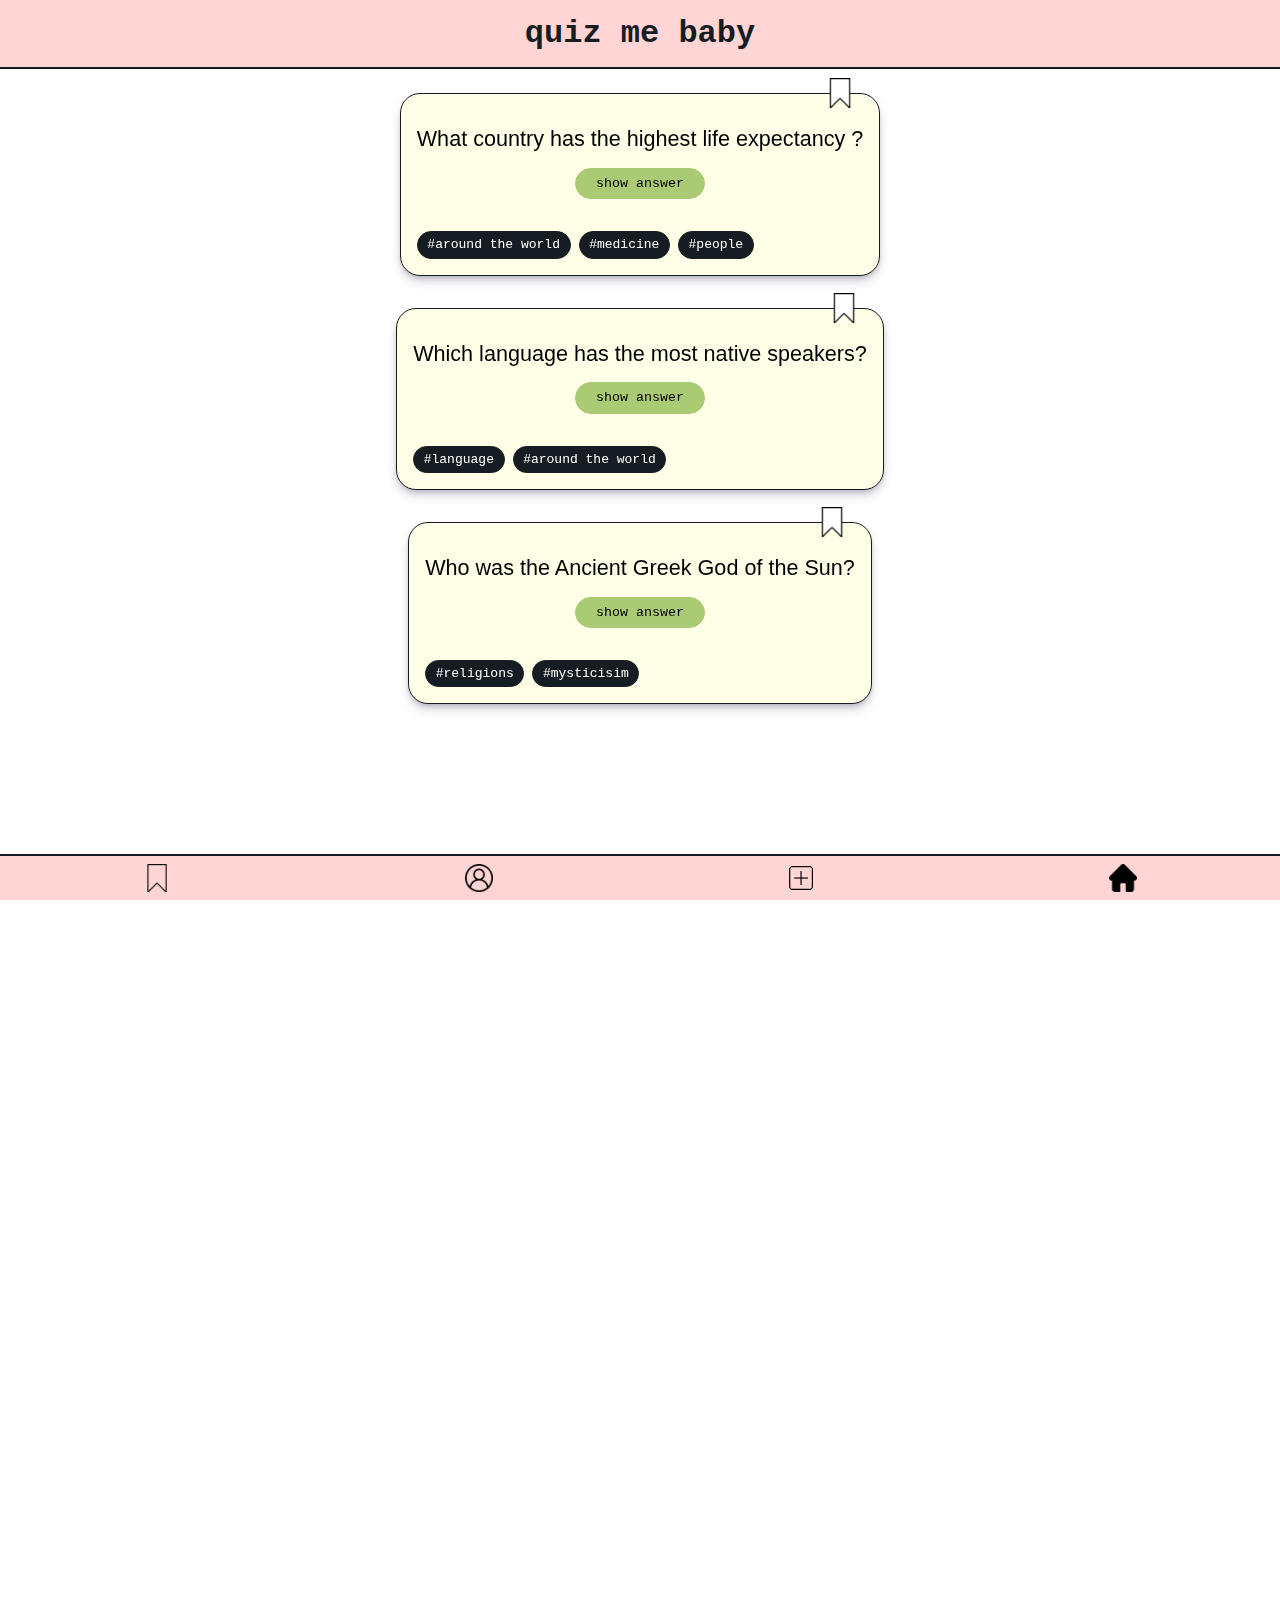
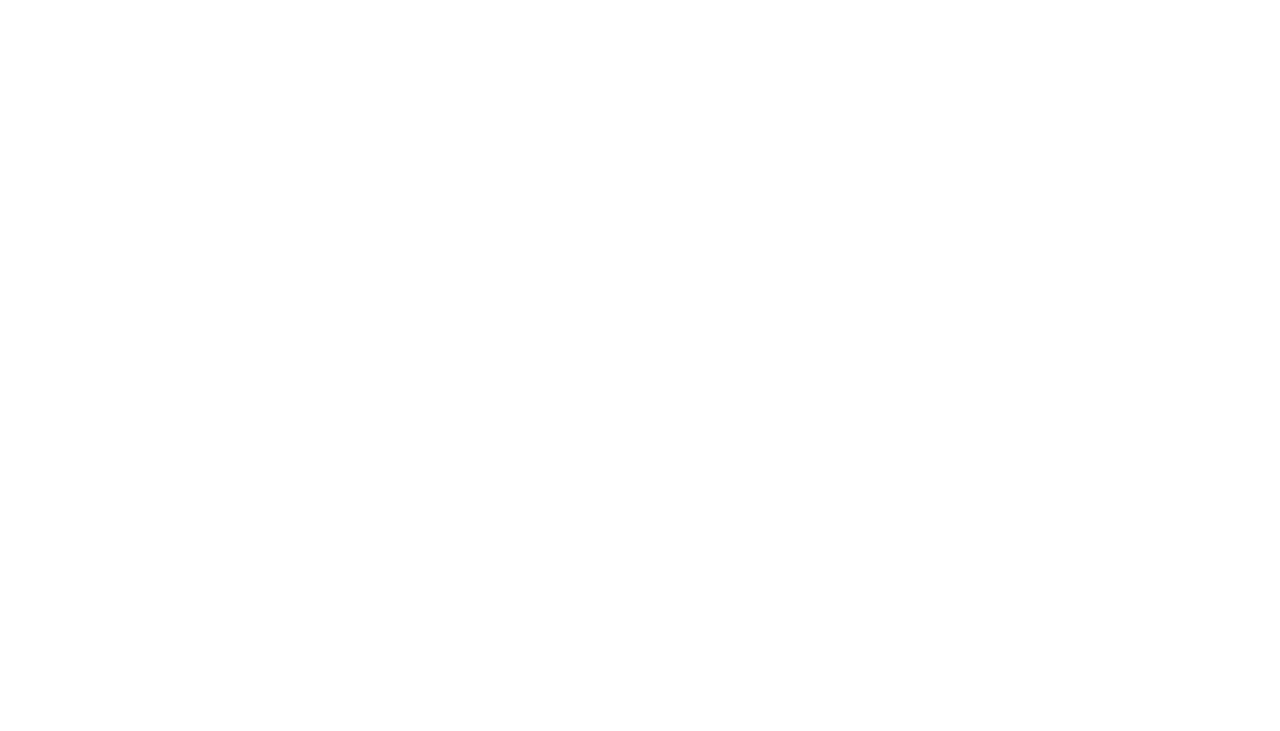
<file: index.html>
<!DOCTYPE html>
<html lang="en">
  <head>
    <meta charset="UTF-8" />
    <meta http-equiv="X-UA-Compatible" content="IE=edge" />
    <meta name="viewport" content="width=device-width, initial-scale=1.0" />
    <title>Quiz App</title>
    <link rel="stylesheet" href="assets/style.css" />
    <link
      rel="icon"
      type="image/x-icon"
      href="./assets/project_image/book.ico"
    />
  </head>
  <body class="home">
    <header id="header">
      <h1><a href="index.html">Quiz me baby</a></h1>
    </header>
    <main>
      <section class="card effect_on">
        <div class="bookmark">
          <input type="checkbox" aria-label="check-for-bookmark" />
          <div class="backgroundImg">
            <span class="show-for-sr">bookmark-background</span>
          </div>
        </div>
        <div class="question">
          What country has the highest life expectancy ?
        </div>
        <button class="expandTrigger">show answer</button>
        <div class="answer expandContent" data-expanded="false">Hong Kong</div>
        <div class="tags">
          <li>#around the world</li>
          <li>#medicine</li>
          <li>#people</li>
        </div>
      </section>
      <section class="card effect_on">
        <div class="bookmark">
          <input type="checkbox" aria-label="check-for-bookmark" />
          <div class="backgroundImg">
            <span class="show-for-sr">bookmark-background</span>
          </div>
        </div>
        <div class="question">Which language has the most native speakers?</div>
        <button class="expandTrigger">show answer</button>
        <div class="answer expandContent" data-expanded="false">Spanish</div>
        <div class="tags">
          <li>#language</li>
          <li>#around the world</li>
        </div>
      </section>
      <section class="card effect_on">
        <div class="bookmark">
          <input type="checkbox" aria-label="check-for-bookmark" />
          <div class="backgroundImg">
            <span class="show-for-sr">bookmark-background</span>
          </div>
        </div>
        <div class="question">Who was the Ancient Greek God of the Sun?</div>
        <button class="expandTrigger">show answer</button>
        <div class="answer expandContent" data-expanded="false">Apollo</div>
        <div class="tags">
          <li>#religions</li>
          <li>#mysticisim</li>
        </div>
      </section>
      <section class="card effect_on">
        <div class="bookmark">
          <input type="checkbox" aria-label="check-for-bookmark" />
          <div class="backgroundImg">
            <span class="show-for-sr">bookmark-background</span>
          </div>
        </div>
        <div class="question">
          What disease commonly spread on pirate ships?
        </div>
        <button class="expandTrigger">show answer</button>
        <div class="answer expandContent" data-expanded="false">Scurvy</div>
        <div class="tags">
          <li>#medicine</li>
        </div>
      </section>
      <section class="card effect_on">
        <div class="bookmark">
          <input type="checkbox" aria-label="check-for-bookmark" />
          <div class="backgroundImg">
            <span class="show-for-sr">bookmark-background</span>
          </div>
        </div>
        <div class="question">
          What year was the United Nations established?
        </div>
        <button class="expandTrigger">show answer</button>
        <div class="answer expandContent" data-expanded="false">1945</div>
        <div class="tags">
          <li>#politics</li>
        </div>
      </section>
      <section class="card effect_on">
        <div class="bookmark">
          <input type="checkbox" aria-label="check-for-bookmark" />
          <div class="backgroundImg">
            <span class="show-for-sr">bookmark-background</span>
          </div>
        </div>
        <div class="question">What artist has the most streams on Spotify?</div>
        <button class="expandTrigger">show answer</button>
        <div class="answer expandContent" data-expanded="false">Drake</div>
        <div class="tags">
          <li>#music</li>
        </div>
      </section>
      <section class="card effect_on">
        <div class="bookmark">
          <input type="checkbox" aria-label="check-for-bookmark" />
          <div class="backgroundImg">
            <span class="show-for-sr">bookmark-background</span>
          </div>
        </div>
        <div class="question">How many elements are in the periodic table?</div>
        <button class="expandTrigger">show answer</button>
        <div class="answer expandContent" data-expanded="false">118</div>
        <div class="tags">
          <li>#science</li>
        </div>
      </section>
      <section class="card effect_on">
        <div class="bookmark">
          <input type="checkbox" aria-label="check-for-bookmark" />
          <div class="backgroundImg">
            <span class="show-for-sr">bookmark-background</span>
          </div>
        </div>
        <div class="question">
          Queen guitarist Brian May is also an expert in what scientific field?
        </div>
        <button class="expandTrigger">show answer</button>
        <div class="answer expandContent" data-expanded="false">
          Astrophysics
        </div>
        <div class="tags">
          <li>#science</li>
          <li>#music</li>
        </div>
      </section>
      <section class="card effect_on">
        <div class="bookmark">
          <input type="checkbox" aria-label="check-for-bookmark" />
          <div class="backgroundImg">
            <span class="show-for-sr">bookmark-background</span>
          </div>
        </div>
        <div class="question">
          What country drinks the most coffee per capita?
        </div>
        <button class="expandTrigger">show answer</button>
        <div class="answer expandContent" data-expanded="false">Finland</div>
        <div class="tags">
          <li>#around the world</li>
        </div>
      </section>
      <section class="card effect_on">
        <div class="bookmark">
          <input type="checkbox" aria-label="check-for-bookmark" />
          <div class="backgroundImg">
            <span class="show-for-sr">bookmark-background</span>
          </div>
        </div>
        <div class="question">What country won the most World Cups?</div>
        <button class="expandTrigger">show answer</button>
        <div class="answer expandContent" data-expanded="false">Brazil</div>
        <div class="tags">
          <li>#around the world</li>
          <li>#sports</li>
        </div>
      </section>
      <button id="push-to-top" class="push-to-top">
        <svg class="icon icon-arrow-down-right">
          <use xlink:href="#icon-arrow-down-right"></use>
        </svg>
      </button>
    </main>
    <footer>
      <nav>
        <li>
          <a href="bookmark.html" link-name="bookmark-page"
            ><span class="show-for-sr">Link to bookmark.html</span></a
          >
        </li>
        <li>
          <a href="profile.html" link-name="profile-page"
            ><span class="show-for-sr">Link to profile.html</span>
          </a>
        </li>
        <li>
          <a href="add.html" link-name="add-question-page"
            ><span class="show-for-sr">Link to add.html</span></a
          >
        </li>
        <li>
          <a href="index.html" link-name="homepage"
            ><span class="show-for-sr">Link to index.html</span>
          </a>
        </li>
      </nav>
    </footer>
    <svg style="display: none">
      <defs>
        <symbol id="icon-arrow-down-right" viewBox="0 0 24 24">
          <path
            d="M16 7v7.586l-8.293-8.293c-0.391-0.391-1.024-0.391-1.414 0s-0.391 1.024 0 1.414l8.293 8.293h-7.586c-0.552 0-1 0.448-1 1s0.448 1 1 1h10c0.136 0 0.265-0.027 0.383-0.076s0.228-0.121 0.324-0.217c0.092-0.092 0.166-0.202 0.217-0.324 0.049-0.118 0.076-0.247 0.076-0.383v-10c0-0.552-0.448-1-1-1s-1 0.448-1 1z"
          ></path>
        </symbol>
      </defs>
    </svg>
    <script
      type="module"
      rel="javascript"
      defer
      src="assets/javascript.js"
    ></script>
  </body>
</html>
</file>
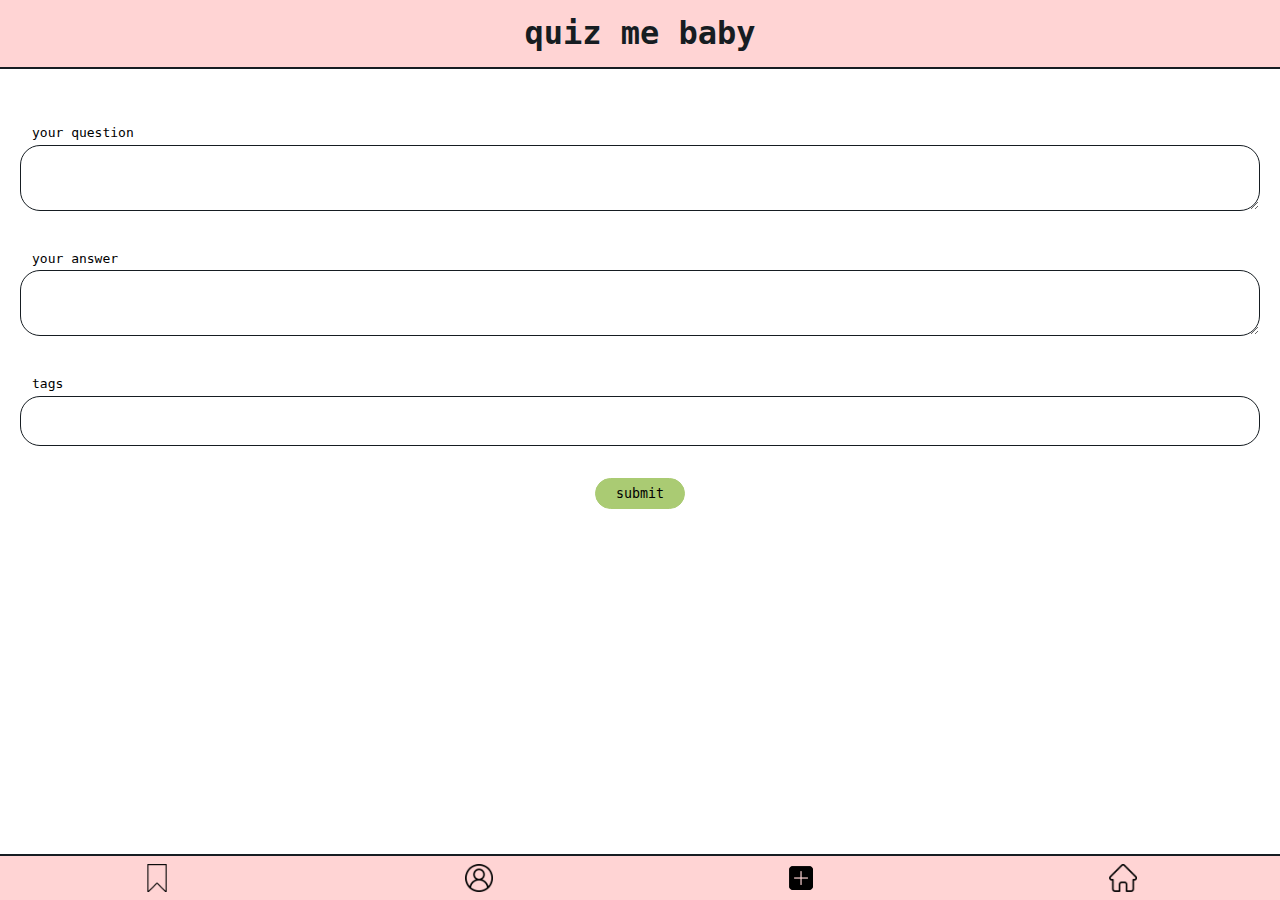
<file: add.html>
<!DOCTYPE html>
<html lang="en">
  <head>
    <meta charset="UTF-8" />
    <meta http-equiv="X-UA-Compatible" content="IE=edge" />
    <meta name="viewport" content="width=device-width, initial-scale=1.0" />
    <title>Quiz App</title>
    <link rel="stylesheet" href="assets/style.css" />
    <link
      rel="icon"
      type="image/x-icon"
      href="./assets/project_image/book.ico"
    />
  </head>
  <body class="add">
    <header id="header">
      <h1><a href="index.html">Quiz me baby</a></h1>
    </header>
    <main>
      <section class="wrapper">
        <form action="" class="add-question">
          <fieldset class="counting">
            <textarea
              type="text"
              name="question_name"
              id="question_name"
              maxlength="150"
              cols="20"
            ></textarea>
            <label for="question_name">your question</label>
            <span class="remaining-letters question">150 characters left</span>
          </fieldset>
          <fieldset class="counting">
            <textarea
              type="text"
              name="question_answer"
              id="question_answer"
              maxlength="150"
              cols="20"
            ></textarea>
            <label for="question_answer">your answer</label>
            <span class="remaining-letters answer">150 characters left</span>
          </fieldset>
          <fieldset>
            <input type="text" name="question_tags" id="question_tags" />
            <label for="question_tags">tags</label>
          </fieldset>

          <button type="submit">submit</button>
        </form>
        <section class="card hidden">
          <div class="bookmark">
            <input type="checkbox" aria-label="check-for-bookmark" />
            <div class="backgroundImg">
              <span class="show-for-sr">bookmark-background</span>
            </div>
          </div>
          <div class="question"></div>
          <button class="expandTrigger">show answer</button>
          <div class="answer expandContent" data-expanded="false"></div>
          <div class="tags"></div>
        </section>
      </section>
    </main>
    <footer>
      <nav>
        <li>
          <a href="bookmark.html" link-name="bookmark-page"
            ><span class="show-for-sr">Link to bookmark.html</span></a
          >
        </li>
        <li>
          <a href="profile.html" link-name="profile-page"
            ><span class="show-for-sr">Link to profile.html</span>
          </a>
        </li>
        <li>
          <a href="add.html" link-name="add-question-page"
            ><span class="show-for-sr">Link to add.html</span></a
          >
        </li>
        <li>
          <a href="index.html" link-name="homepage"
            ><span class="show-for-sr">Link to index.html</span>
          </a>
        </li>
      </nav>
    </footer>
    <svg style="display: none">
      <defs>
        <symbol id="icon-arrow-down-right" viewBox="0 0 24 24">
          <path
            d="M16 7v7.586l-8.293-8.293c-0.391-0.391-1.024-0.391-1.414 0s-0.391 1.024 0 1.414l8.293 8.293h-7.586c-0.552 0-1 0.448-1 1s0.448 1 1 1h10c0.136 0 0.265-0.027 0.383-0.076s0.228-0.121 0.324-0.217c0.092-0.092 0.166-0.202 0.217-0.324 0.049-0.118 0.076-0.247 0.076-0.383v-10c0-0.552-0.448-1-1-1s-1 0.448-1 1z"
          ></path>
        </symbol>
      </defs>
    </svg>
    <script
      type="module"
      rel="javascript"
      defer
      src="assets/javascript.js"
    ></script>
  </body>
</html>
</file>
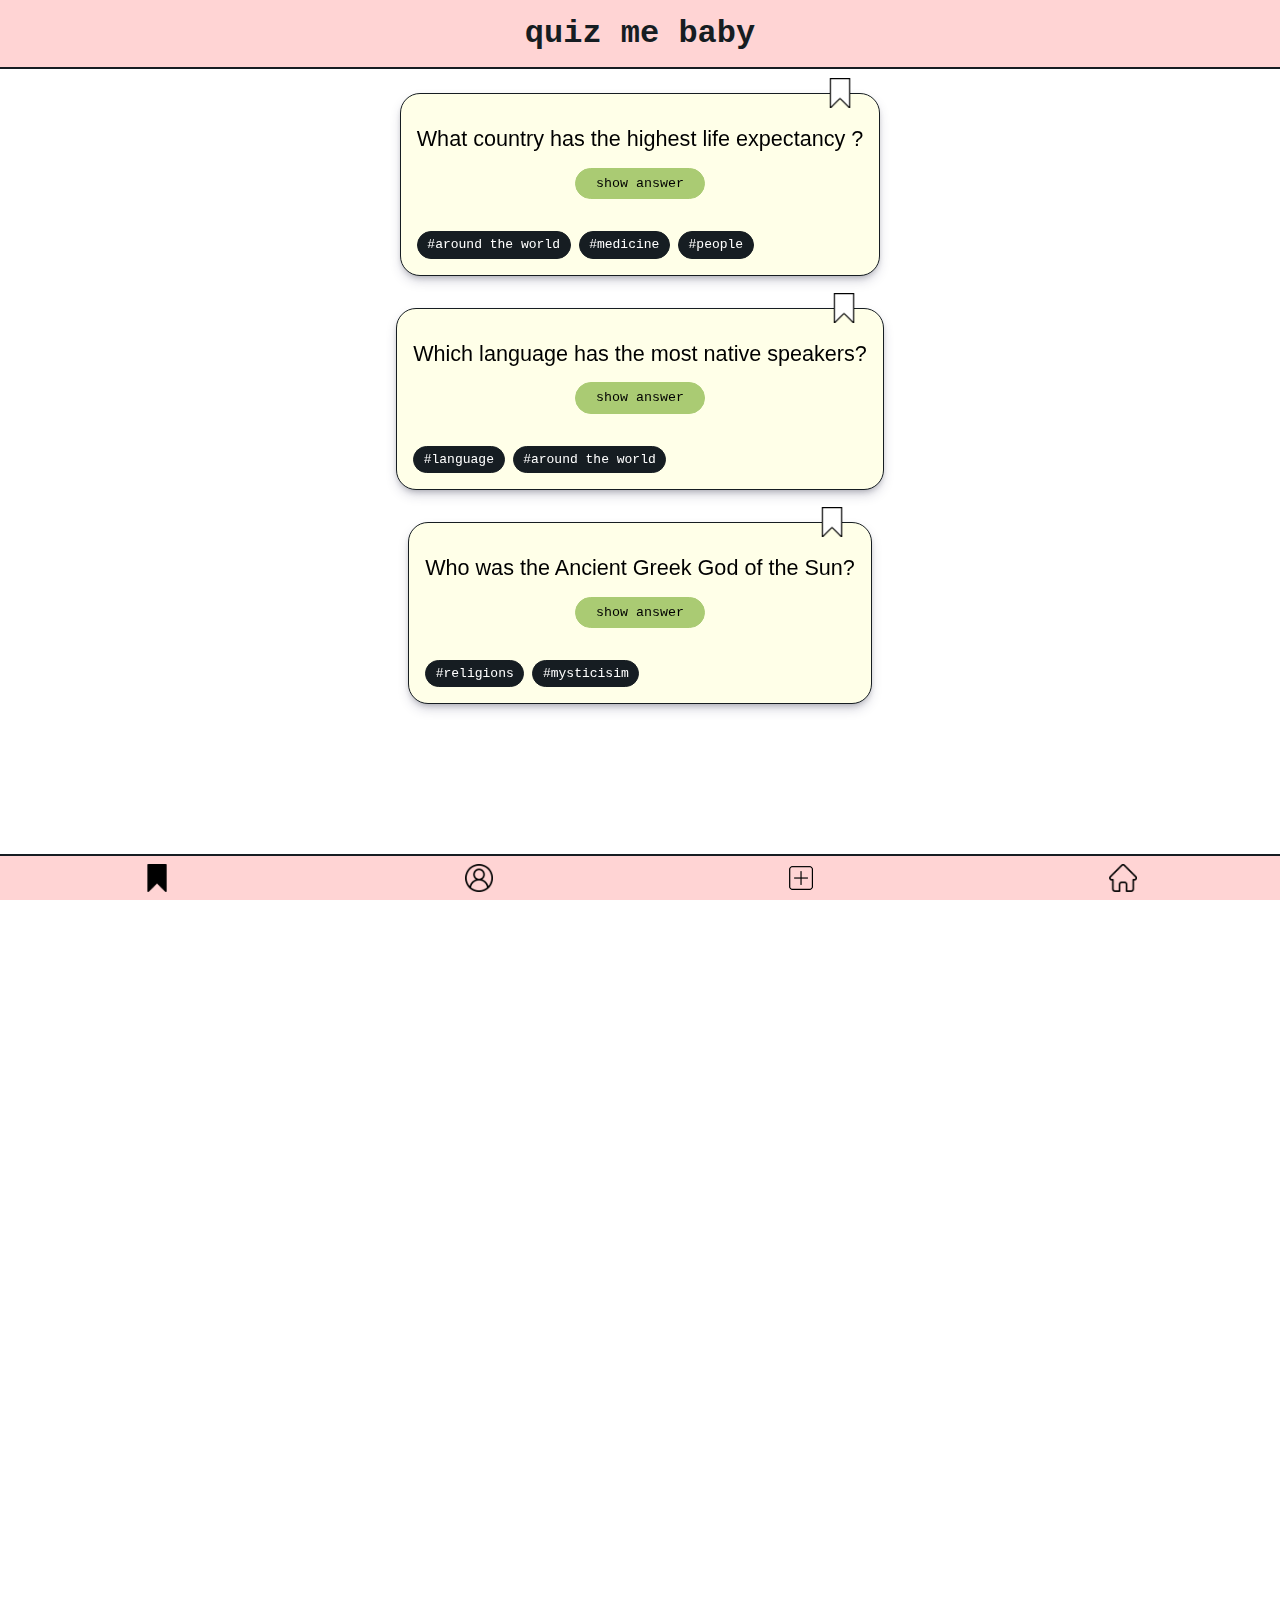
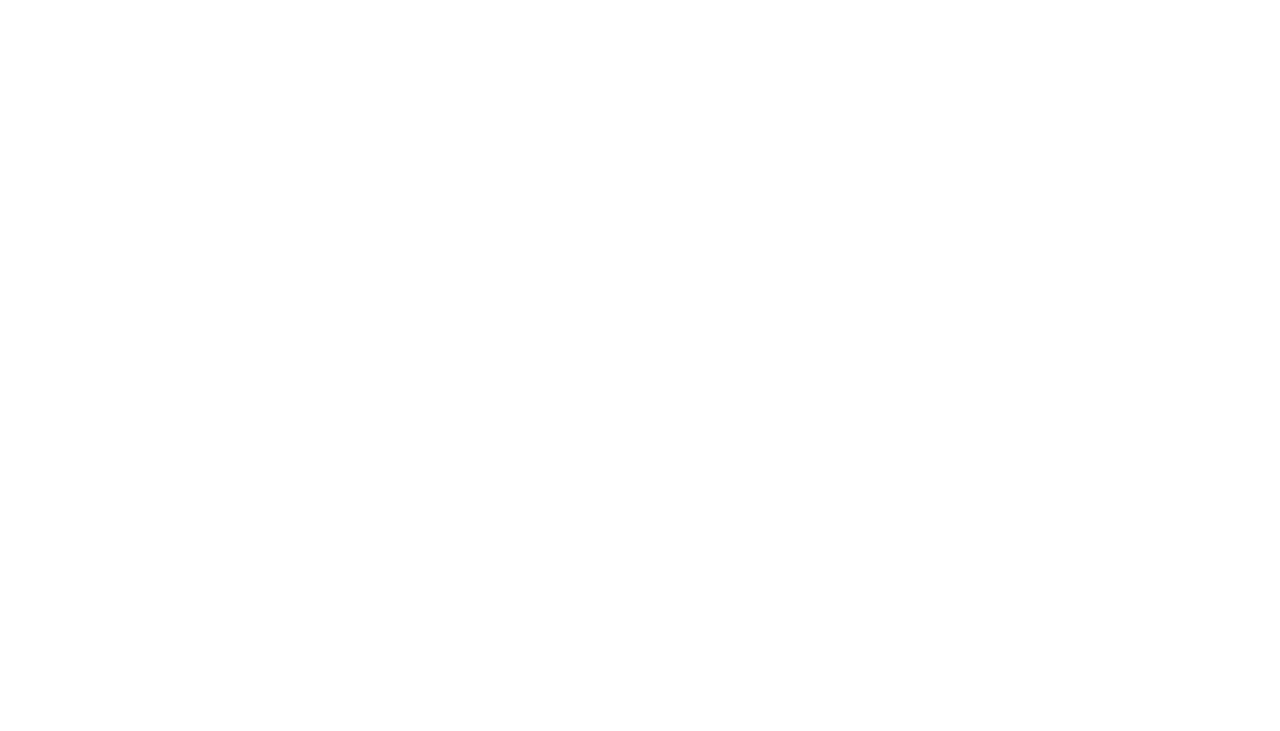
<file: bookmark.html>
<!DOCTYPE html>
<html lang="en">
  <head>
    <meta charset="UTF-8" />
    <meta http-equiv="X-UA-Compatible" content="IE=edge" />
    <meta name="viewport" content="width=device-width, initial-scale=1.0" />
    <title>Quiz App - Bookmarks</title>
    <link rel="stylesheet" href="assets/style.css" />
    <link
      rel="icon"
      type="image/x-icon"
      href="./assets/project_image/book.ico"
    />
  </head>
  <body class="bookmark">
    <header id="header">
      <h1><a href="index.html">Quiz me baby</a></h1>
    </header>
    <main>
      <section class="card effect_on">
        <div class="bookmark">
          <input type="checkbox" aria-label="check-for-bookmark" />
          <div class="backgroundImg">
            <span class="show-for-sr">bookmark-background</span>
          </div>
        </div>
        <div class="question">
          What country has the highest life expectancy ?
        </div>
        <button class="expandTrigger">show answer</button>
        <div class="answer expandContent" data-expanded="false">Hong Kong</div>
        <div class="tags">
          <li>#around the world</li>
          <li>#medicine</li>
          <li>#people</li>
        </div>
      </section>
      <section class="card effect_on">
        <div class="bookmark">
          <input type="checkbox" aria-label="check-for-bookmark" />
          <div class="backgroundImg">
            <span class="show-for-sr">bookmark-background</span>
          </div>
        </div>
        <div class="question">Which language has the most native speakers?</div>
        <button class="expandTrigger">show answer</button>
        <div class="answer expandContent" data-expanded="false">Spanish</div>
        <div class="tags">
          <li>#language</li>
          <li>#around the world</li>
        </div>
      </section>
      <section class="card effect_on">
        <div class="bookmark">
          <input type="checkbox" aria-label="check-for-bookmark" />
          <div class="backgroundImg">
            <span class="show-for-sr">bookmark-background</span>
          </div>
        </div>
        <div class="question">Who was the Ancient Greek God of the Sun?</div>
        <button class="expandTrigger">show answer</button>
        <div class="answer expandContent" data-expanded="false">Apollo</div>
        <div class="tags">
          <li>#religions</li>
          <li>#mysticisim</li>
        </div>
      </section>
      <section class="card effect_on">
        <div class="bookmark">
          <input type="checkbox" aria-label="check-for-bookmark" />
          <div class="backgroundImg">
            <span class="show-for-sr">bookmark-background</span>
          </div>
        </div>
        <div class="question">
          What disease commonly spread on pirate ships?
        </div>
        <button class="expandTrigger">show answer</button>
        <div class="answer expandContent" data-expanded="false">Scurvy</div>
        <div class="tags">
          <li>#medicine</li>
        </div>
      </section>
      <section class="card effect_on">
        <div class="bookmark">
          <input type="checkbox" aria-label="check-for-bookmark" />
          <div class="backgroundImg">
            <span class="show-for-sr">bookmark-background</span>
          </div>
        </div>
        <div class="question">
          What year was the United Nations established?
        </div>
        <button class="expandTrigger">show answer</button>
        <div class="answer expandContent" data-expanded="false">1945</div>
        <div class="tags">
          <li>#politics</li>
        </div>
      </section>
      <section class="card effect_on">
        <div class="bookmark">
          <input type="checkbox" aria-label="check-for-bookmark" />
          <div class="backgroundImg">
            <span class="show-for-sr">bookmark-background</span>
          </div>
        </div>
        <div class="question">What artist has the most streams on Spotify?</div>
        <button class="expandTrigger">show answer</button>
        <div class="answer expandContent" data-expanded="false">Drake</div>
        <div class="tags">
          <li>#music</li>
        </div>
      </section>
      <section class="card effect_on">
        <div class="bookmark">
          <input type="checkbox" aria-label="check-for-bookmark" />
          <div class="backgroundImg">
            <span class="show-for-sr">bookmark-background</span>
          </div>
        </div>
        <div class="question">How many elements are in the periodic table?</div>
        <button class="expandTrigger">show answer</button>
        <div class="answer expandContent" data-expanded="false">118</div>
        <div class="tags">
          <li>#science</li>
        </div>
      </section>
      <section class="card effect_on">
        <div class="bookmark">
          <input type="checkbox" aria-label="check-for-bookmark" />
          <div class="backgroundImg">
            <span class="show-for-sr">bookmark-background</span>
          </div>
        </div>
        <div class="question">
          Queen guitarist Brian May is also an expert in what scientific field?
        </div>
        <button class="expandTrigger">show answer</button>
        <div class="answer expandContent" data-expanded="false">
          Astrophysics
        </div>
        <div class="tags">
          <li>#science</li>
          <li>#music</li>
        </div>
      </section>
      <section class="card effect_on">
        <div class="bookmark">
          <input type="checkbox" aria-label="check-for-bookmark" />
          <div class="backgroundImg">
            <span class="show-for-sr">bookmark-background</span>
          </div>
        </div>
        <div class="question">
          What country drinks the most coffee per capita?
        </div>
        <button class="expandTrigger">show answer</button>
        <div class="answer expandContent" data-expanded="false">Finland</div>
        <div class="tags">
          <li>#around the world</li>
        </div>
      </section>
      <section class="card effect_on">
        <div class="bookmark">
          <input type="checkbox" aria-label="check-for-bookmark" />
          <div class="backgroundImg">
            <span class="show-for-sr">bookmark-background</span>
          </div>
        </div>
        <div class="question">What country won the most World Cups?</div>
        <button class="expandTrigger">show answer</button>
        <div class="answer expandContent" data-expanded="false">Brazil</div>
        <div class="tags">
          <li>#around the world</li>
          <li>#sports</li>
        </div>
      </section>
      <button id="push-to-top" class="push-to-top">
        <svg class="icon icon-arrow-down-right">
          <use xlink:href="#icon-arrow-down-right"></use>
        </svg>
      </button>
    </main>
    <footer>
      <nav>
        <li>
          <a href="bookmark.html" link-name="bookmark-page"
            ><span class="show-for-sr">Link to bookmark.html</span></a
          >
        </li>
        <li>
          <a href="profile.html" link-name="profile-page"
            ><span class="show-for-sr">Link to profile.html</span>
          </a>
        </li>
        <li>
          <a href="add.html" link-name="add-question-page"
            ><span class="show-for-sr">Link to add.html</span></a
          >
        </li>
        <li>
          <a href="index.html" link-name="homepage"
            ><span class="show-for-sr">Link to index.html</span>
          </a>
        </li>
      </nav>
    </footer>
    <svg style="display: none">
      <defs>
        <symbol id="icon-arrow-down-right" viewBox="0 0 24 24">
          <path
            d="M16 7v7.586l-8.293-8.293c-0.391-0.391-1.024-0.391-1.414 0s-0.391 1.024 0 1.414l8.293 8.293h-7.586c-0.552 0-1 0.448-1 1s0.448 1 1 1h10c0.136 0 0.265-0.027 0.383-0.076s0.228-0.121 0.324-0.217c0.092-0.092 0.166-0.202 0.217-0.324 0.049-0.118 0.076-0.247 0.076-0.383v-10c0-0.552-0.448-1-1-1s-1 0.448-1 1z"
          ></path>
        </symbol>
      </defs>
    </svg>
    <script
      type="module"
      rel="javascript"
      defer
      src="assets/javascript.js"
    ></script>
  </body>
</html>
</file>
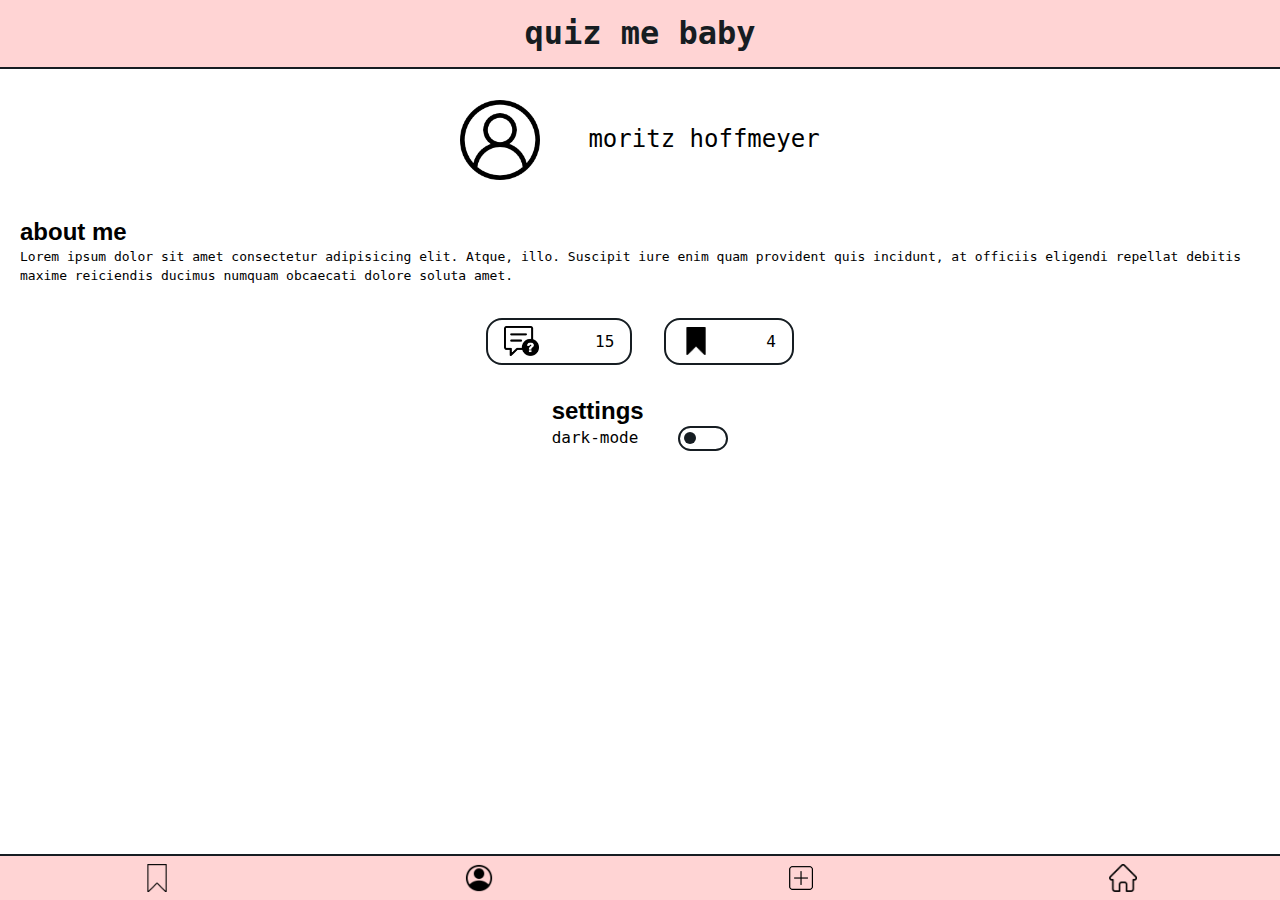
<file: profile.html>
<!DOCTYPE html>
<html lang="en">
  <head>
    <meta charset="UTF-8" />
    <meta http-equiv="X-UA-Compatible" content="IE=edge" />
    <meta name="viewport" content="width=device-width, initial-scale=1.0" />
    <title>Quiz App - profile</title>
    <link rel="stylesheet" href="assets/style.css" />
    <link
      rel="icon"
      type="image/x-icon"
      href="./assets/project_image/book.ico"
    />
  </head>
  <body class="profile">
    <header id="header">
      <h1><a href="index.html">Quiz me baby</a></h1>
    </header>
    <main>
      <section class="entry">
        <img
          src="assets/project_image/profile.png"
          class="profile_picture"
          alt="profile picture"
        />
        <p class="profile_name">moritz hoffmeyer</p>
      </section>
      <section class="article">
        <h2>about me</h2>
        <p>
          Lorem ipsum dolor sit amet consectetur adipisicing elit. Atque, illo.
          Suscipit iure enim quam provident quis incidunt, at officiis eligendi
          repellat debitis maxime reiciendis ducimus numquam obcaecati dolore
          soluta amet.
        </p>
      </section>
      <section class="statistics">
        <div class="questions">
          <img src="assets/project_image/question.png" alt="question icon" />
          <span class="counter">15</span>
        </div>
        <div class="bookmarks">
          <img
            src="assets/project_image/bookmark_filled.png"
            alt="bookmark filled"
          />
          <span class="counter">4</span>
        </div>
      </section>
      <section class="settings">
        <h2>settings</h2>
        <div>
          <span>dark-mode</span>
          <div class="controller">
            <input type="checkbox" aria-labelledby="switch-dark-mode" />
            <span class="dot"></span>
          </div>
        </div>
      </section>
    </main>
    <footer>
      <nav>
        <li>
          <a href="bookmark.html" link-name="bookmark-page"
            ><span class="show-for-sr">Link to bookmark.html</span></a
          >
        </li>
        <li>
          <a href="profile.html" link-name="profile-page"
            ><span class="show-for-sr">Link to profile.html</span>
          </a>
        </li>
        <li>
          <a href="add.html" link-name="add-question-page"
            ><span class="show-for-sr">Link to add.html</span></a
          >
        </li>
        <li>
          <a href="index.html" link-name="homepage"
            ><span class="show-for-sr">Link to index.html</span>
          </a>
        </li>
      </nav>
    </footer>
    <script
      type="module"
      rel="javascript"
      defer
      src="assets/javascript.js"
    ></script>
  </body>
</html>
</file>
<file: assets/style.css>
@import "./css_components/general.css";
@import "./css_components/header.css";
@import "./css_components/footer.css";
@import "./css_components/card.css";
@import "./css_components/profile.css";
@import "./css_components/colorSwitch.css";
@import "./css_components/form.css";
</file>
